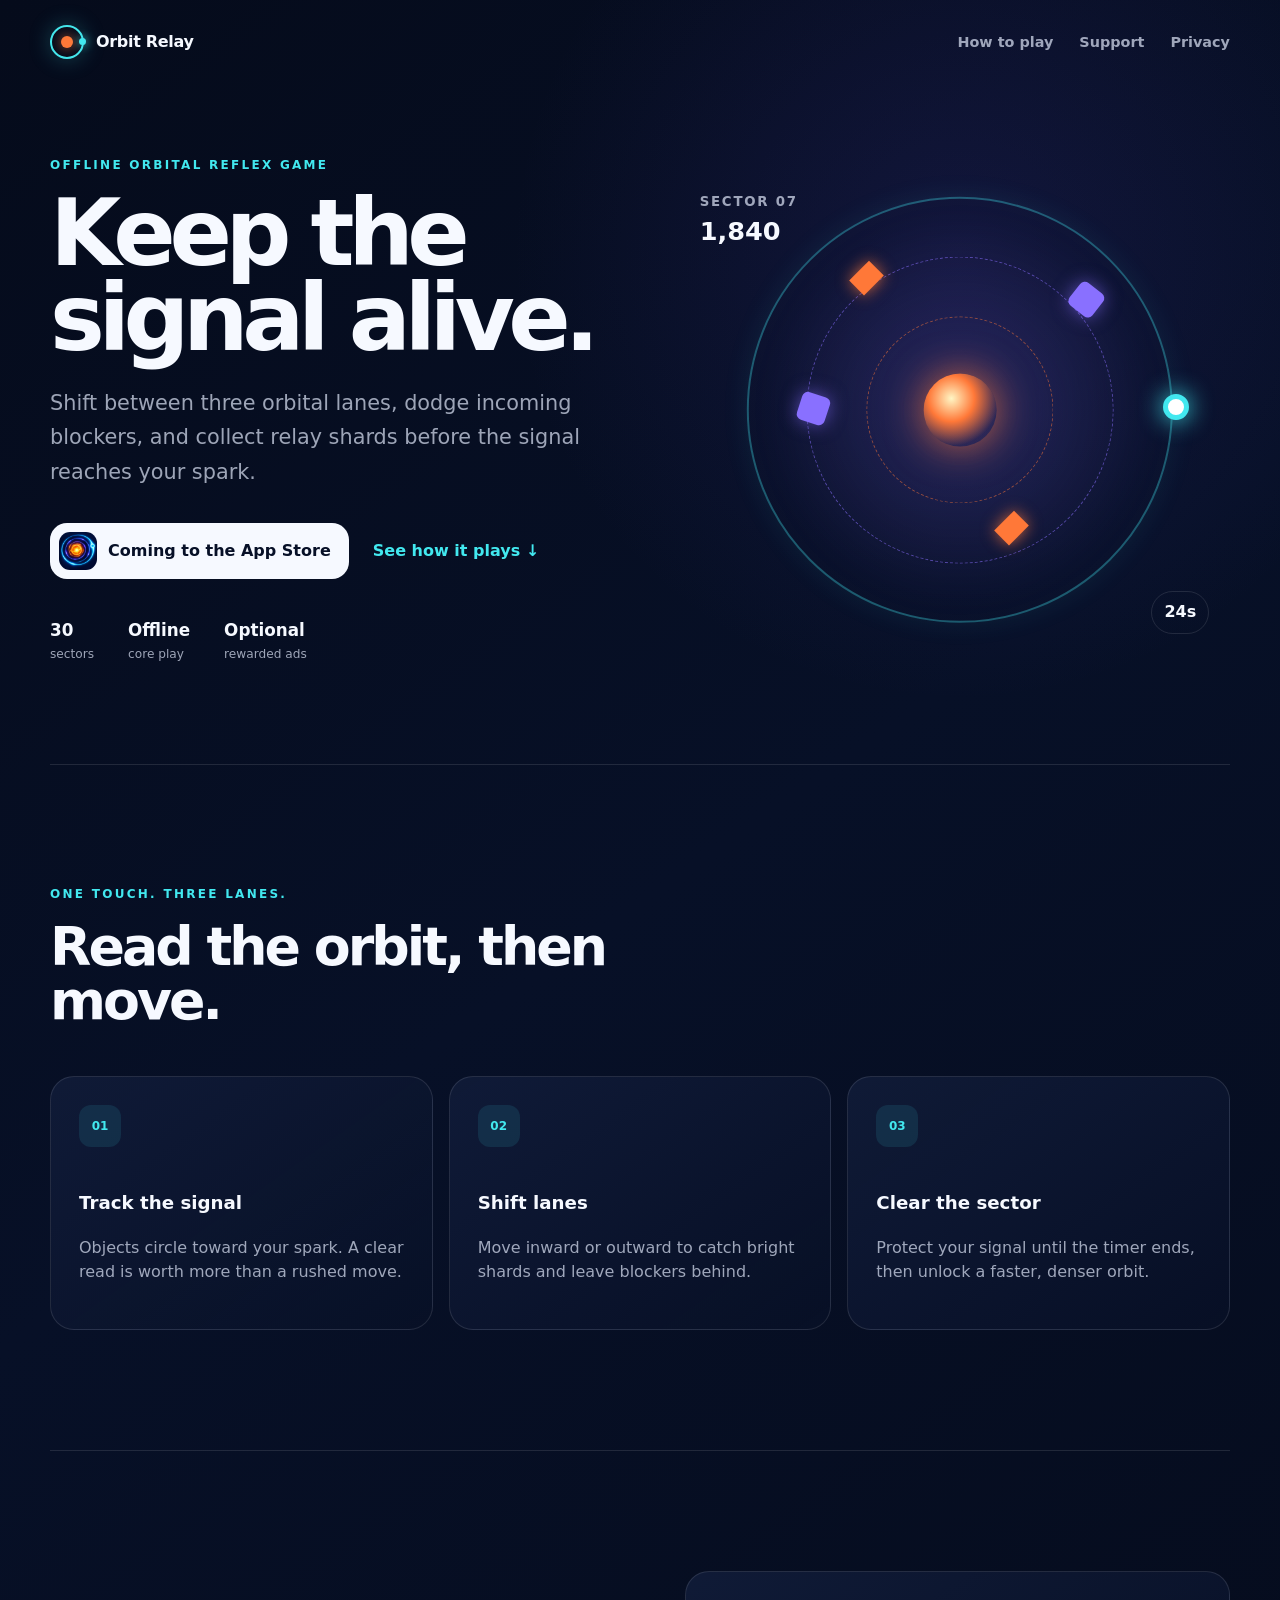
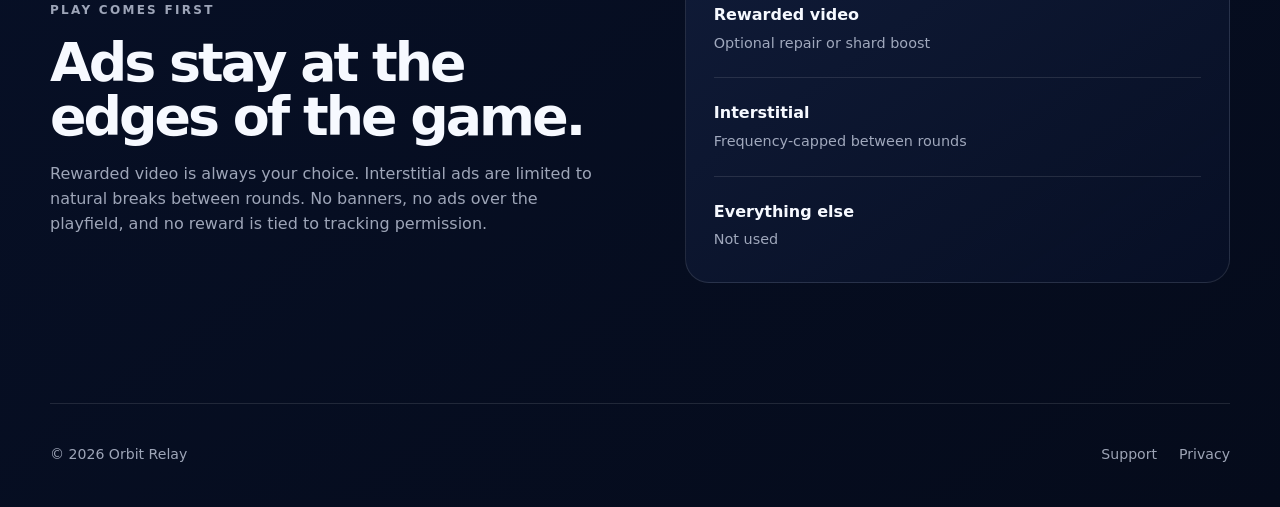
<file: index.html>
<!doctype html>
<html lang="en">
<head>
  <meta charset="utf-8">
  <meta name="viewport" content="width=device-width, initial-scale=1">
  <meta name="theme-color" content="#071027">
  <meta name="description" content="Orbit Relay is a quick, offline orbital reflex game for iPhone and iPad.">
  <title>Orbit Relay — Keep the signal alive</title>
  <link rel="icon" type="image/svg+xml" href="data:image/svg+xml,%3Csvg xmlns='http://www.w3.org/2000/svg' viewBox='0 0 64 64'%3E%3Crect width='64' height='64' rx='14' fill='%23071027'/%3E%3Ccircle cx='30' cy='32' r='20' fill='none' stroke='%2342e8ef' stroke-width='4'/%3E%3Ccircle cx='30' cy='32' r='8' fill='%23ff7838'/%3E%3Ccircle cx='50' cy='32' r='5' fill='%2342e8ef'/%3E%3C/svg%3E">
  <link rel="stylesheet" href="styles.css">
</head>
<body>
  <header class="site-header">
    <a class="brand" href="index.html" aria-label="Orbit Relay home">
      <span class="brand-mark" aria-hidden="true"><i></i></span>
      <span>Orbit Relay</span>
    </a>
    <nav aria-label="Primary navigation">
      <a href="#play">How to play</a>
      <a href="support.html">Support</a>
      <a href="privacy.html">Privacy</a>
    </nav>
  </header>

  <main>
    <section class="hero" aria-labelledby="hero-title">
      <div class="hero-copy">
        <p class="eyebrow">OFFLINE ORBITAL REFLEX GAME</p>
        <h1 id="hero-title">Keep the signal alive.</h1>
        <p class="lede">Shift between three orbital lanes, dodge incoming blockers, and collect relay shards before the signal reaches your spark.</p>
        <div class="hero-actions">
          <span class="store-note"><img src="orbit-relay-icon.png" alt="" width="38" height="38">Coming to the App Store</span>
          <a href="#play">See how it plays <span aria-hidden="true">↓</span></a>
        </div>
        <ul class="quick-facts" aria-label="Game highlights">
          <li><strong>30</strong><span>sectors</span></li>
          <li><strong>Offline</strong><span>core play</span></li>
          <li><strong>Optional</strong><span>rewarded ads</span></li>
        </ul>
      </div>

      <div class="game-orbit" role="img" aria-label="Abstract preview of the Orbit Relay game field with three rings, a core, a spark, shards, and blockers">
        <div class="ambient"></div>
        <div class="ring ring-one"></div>
        <div class="ring ring-two"></div>
        <div class="ring ring-three"></div>
        <div class="core"></div>
        <div class="spark"></div>
        <div class="shard shard-one"></div>
        <div class="shard shard-two"></div>
        <div class="blocker blocker-one"></div>
        <div class="blocker blocker-two"></div>
        <div class="hud-score"><small>SECTOR 07</small><strong>1,840</strong></div>
        <div class="hud-time">24s</div>
      </div>
    </section>

    <section class="play" id="play" aria-labelledby="play-title">
      <div>
        <p class="eyebrow">ONE TOUCH. THREE LANES.</p>
        <h2 id="play-title">Read the orbit, then move.</h2>
      </div>
      <div class="steps">
        <article><span>01</span><h3>Track the signal</h3><p>Objects circle toward your spark. A clear read is worth more than a rushed move.</p></article>
        <article><span>02</span><h3>Shift lanes</h3><p>Move inward or outward to catch bright shards and leave blockers behind.</p></article>
        <article><span>03</span><h3>Clear the sector</h3><p>Protect your signal until the timer ends, then unlock a faster, denser orbit.</p></article>
      </div>
    </section>

    <section class="principles" aria-labelledby="principles-title">
      <div class="principles-copy">
        <p class="eyebrow">PLAY COMES FIRST</p>
        <h2 id="principles-title">Ads stay at the edges of the game.</h2>
        <p>Rewarded video is always your choice. Interstitial ads are limited to natural breaks between rounds. No banners, no ads over the playfield, and no reward is tied to tracking permission.</p>
      </div>
      <div class="signal-card" aria-label="Advertising policy summary">
        <div><b>Rewarded video</b><span>Optional repair or shard boost</span></div>
        <div><b>Interstitial</b><span>Frequency-capped between rounds</span></div>
        <div><b>Everything else</b><span>Not used</span></div>
      </div>
    </section>
  </main>

  <footer>
    <span>© <span id="year"></span> Orbit Relay</span>
    <span class="footer-links"><a href="support.html">Support</a><a href="privacy.html">Privacy</a></span>
  </footer>
  <script src="site.js"></script>
</body>
</html>
</file>
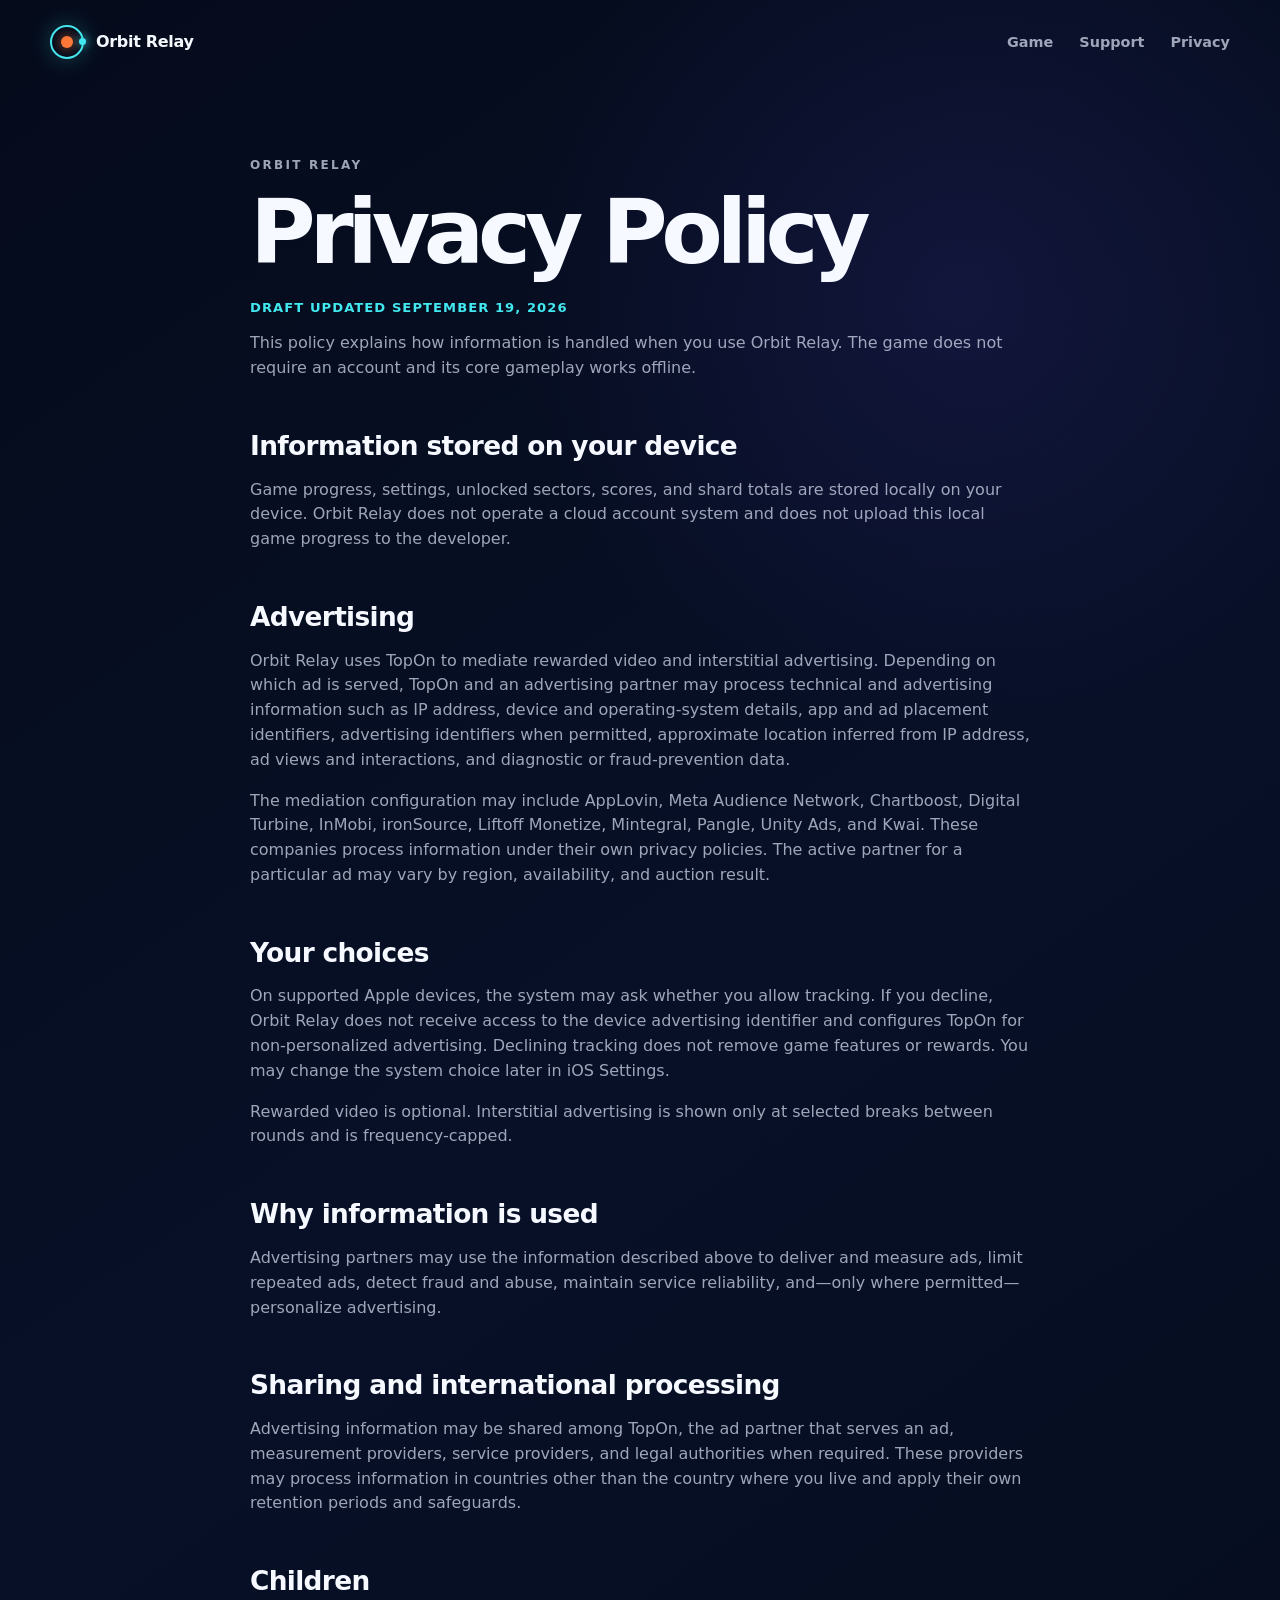
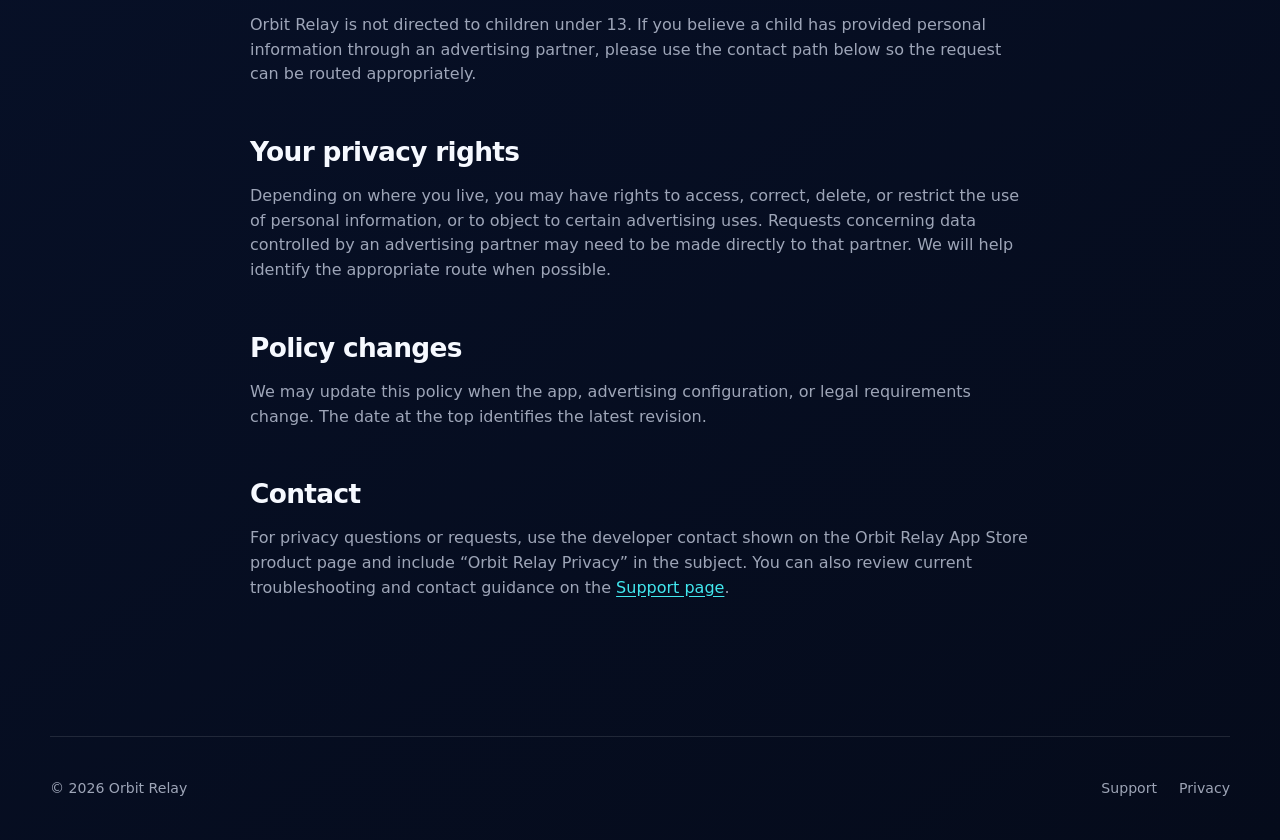
<file: privacy.html>
<!doctype html>
<html lang="en">
<head>
  <meta charset="utf-8">
  <meta name="viewport" content="width=device-width, initial-scale=1">
  <meta name="theme-color" content="#071027">
  <meta name="description" content="Privacy Policy for the Orbit Relay iOS game.">
  <title>Privacy Policy — Orbit Relay</title>
  <link rel="icon" type="image/svg+xml" href="data:image/svg+xml,%3Csvg xmlns='http://www.w3.org/2000/svg' viewBox='0 0 64 64'%3E%3Crect width='64' height='64' rx='14' fill='%23071027'/%3E%3Ccircle cx='30' cy='32' r='20' fill='none' stroke='%2342e8ef' stroke-width='4'/%3E%3Ccircle cx='30' cy='32' r='8' fill='%23ff7838'/%3E%3Ccircle cx='50' cy='32' r='5' fill='%2342e8ef'/%3E%3C/svg%3E">
  <link rel="stylesheet" href="styles.css">
</head>
<body>
  <header class="site-header">
    <a class="brand" href="index.html" aria-label="Orbit Relay home"><span class="brand-mark" aria-hidden="true"><i></i></span><span>Orbit Relay</span></a>
    <nav aria-label="Primary navigation"><a href="index.html">Game</a><a href="support.html">Support</a><a href="privacy.html" aria-current="page">Privacy</a></nav>
  </header>

  <main class="legal">
    <p class="eyebrow">ORBIT RELAY</p>
    <h1>Privacy Policy</h1>
    <p class="updated">DRAFT UPDATED SEPTEMBER 19, 2026</p>
    <p>This policy explains how information is handled when you use Orbit Relay. The game does not require an account and its core gameplay works offline.</p>

    <h2>Information stored on your device</h2>
    <p>Game progress, settings, unlocked sectors, scores, and shard totals are stored locally on your device. Orbit Relay does not operate a cloud account system and does not upload this local game progress to the developer.</p>

    <h2>Advertising</h2>
    <p>Orbit Relay uses TopOn to mediate rewarded video and interstitial advertising. Depending on which ad is served, TopOn and an advertising partner may process technical and advertising information such as IP address, device and operating-system details, app and ad placement identifiers, advertising identifiers when permitted, approximate location inferred from IP address, ad views and interactions, and diagnostic or fraud-prevention data.</p>
    <p>The mediation configuration may include AppLovin, Meta Audience Network, Chartboost, Digital Turbine, InMobi, ironSource, Liftoff Monetize, Mintegral, Pangle, Unity Ads, and Kwai. These companies process information under their own privacy policies. The active partner for a particular ad may vary by region, availability, and auction result.</p>

    <h2>Your choices</h2>
    <p>On supported Apple devices, the system may ask whether you allow tracking. If you decline, Orbit Relay does not receive access to the device advertising identifier and configures TopOn for non-personalized advertising. Declining tracking does not remove game features or rewards. You may change the system choice later in iOS Settings.</p>
    <p>Rewarded video is optional. Interstitial advertising is shown only at selected breaks between rounds and is frequency-capped.</p>

    <h2>Why information is used</h2>
    <p>Advertising partners may use the information described above to deliver and measure ads, limit repeated ads, detect fraud and abuse, maintain service reliability, and—only where permitted—personalize advertising.</p>

    <h2>Sharing and international processing</h2>
    <p>Advertising information may be shared among TopOn, the ad partner that serves an ad, measurement providers, service providers, and legal authorities when required. These providers may process information in countries other than the country where you live and apply their own retention periods and safeguards.</p>

    <h2>Children</h2>
    <p>Orbit Relay is not directed to children under 13. If you believe a child has provided personal information through an advertising partner, please use the contact path below so the request can be routed appropriately.</p>

    <h2>Your privacy rights</h2>
    <p>Depending on where you live, you may have rights to access, correct, delete, or restrict the use of personal information, or to object to certain advertising uses. Requests concerning data controlled by an advertising partner may need to be made directly to that partner. We will help identify the appropriate route when possible.</p>

    <h2>Policy changes</h2>
    <p>We may update this policy when the app, advertising configuration, or legal requirements change. The date at the top identifies the latest revision.</p>

    <h2>Contact</h2>
    <p>For privacy questions or requests, use the developer contact shown on the Orbit Relay App Store product page and include “Orbit Relay Privacy” in the subject. You can also review current troubleshooting and contact guidance on the <a href="support.html">Support page</a>.</p>
  </main>

  <footer><span>© <span id="year"></span> Orbit Relay</span><span class="footer-links"><a href="support.html">Support</a><a href="privacy.html">Privacy</a></span></footer>
  <script src="site.js"></script>
</body>
</html>
</file>
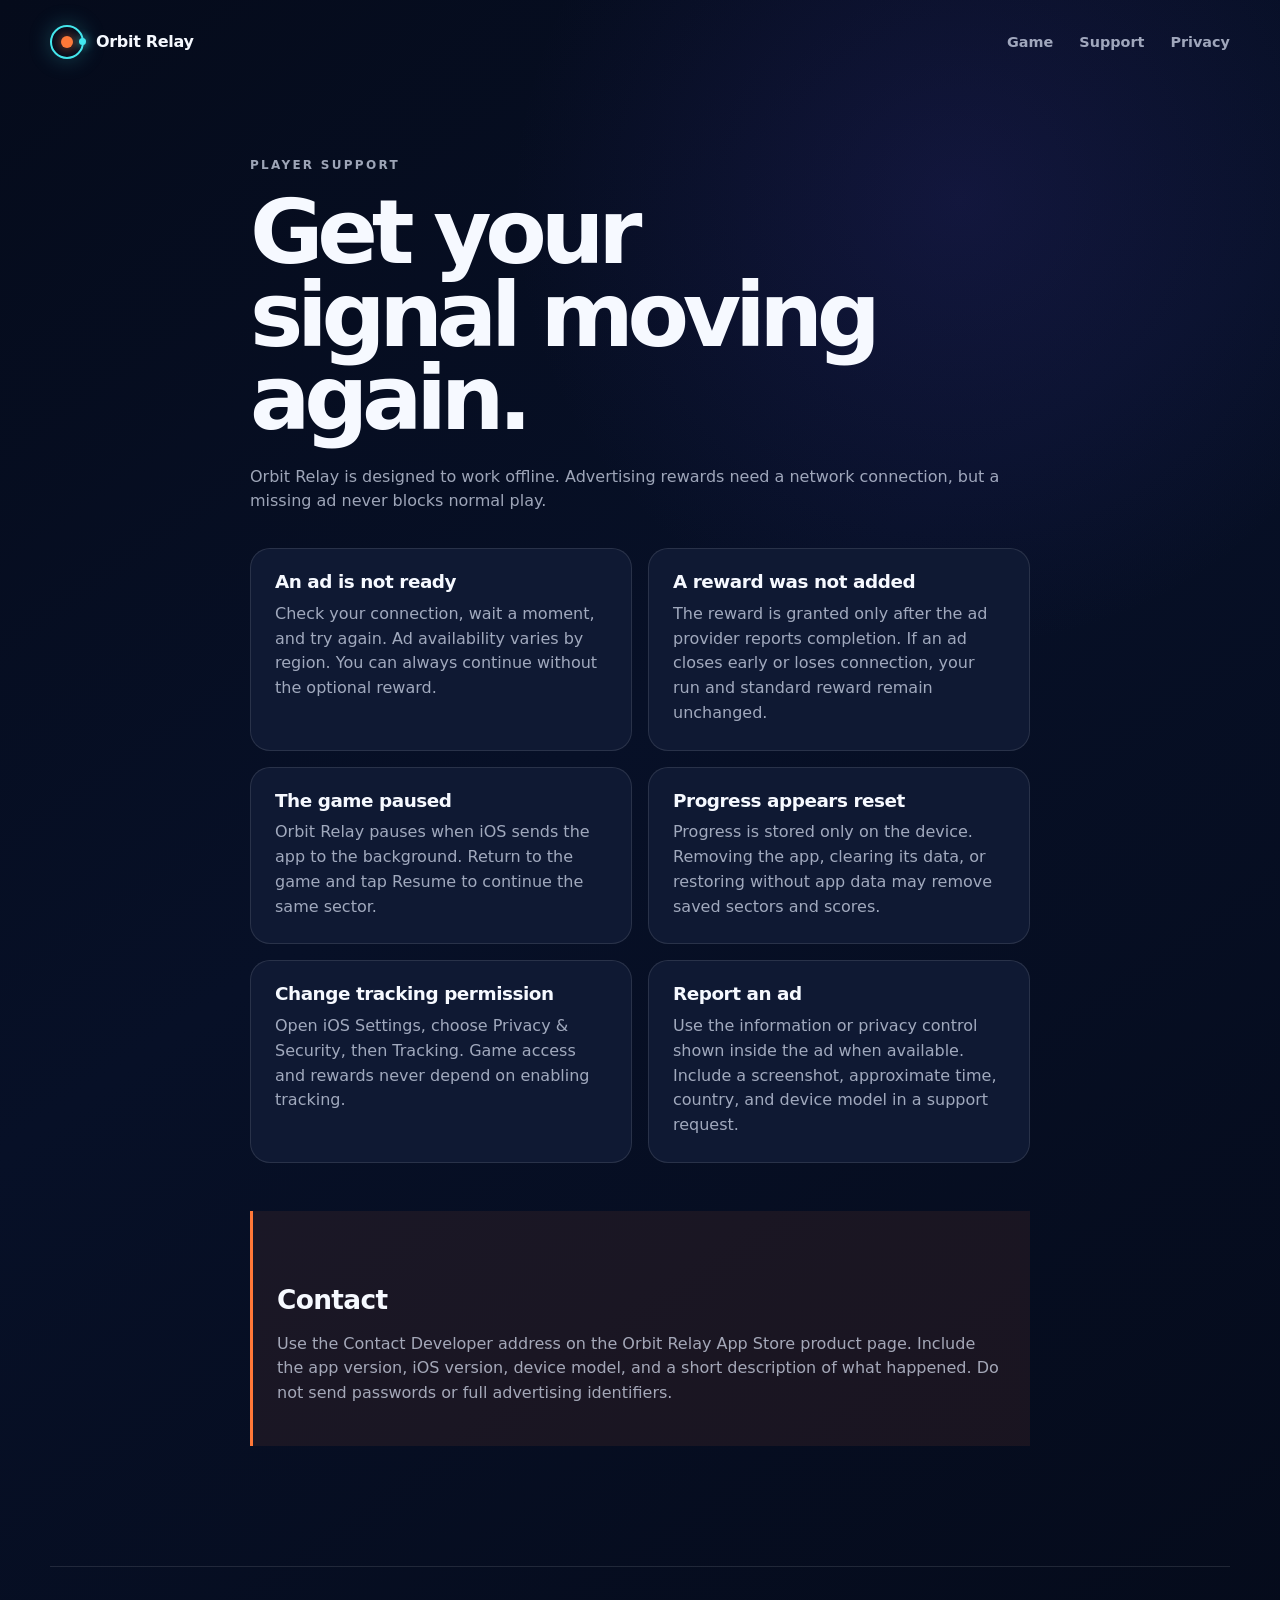
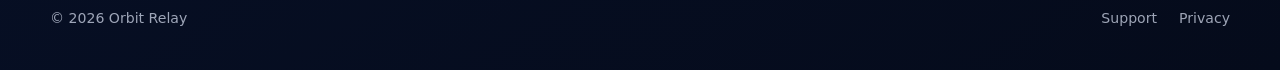
<file: support.html>
<!doctype html>
<html lang="en">
<head>
  <meta charset="utf-8">
  <meta name="viewport" content="width=device-width, initial-scale=1">
  <meta name="theme-color" content="#071027">
  <meta name="description" content="Support and troubleshooting for the Orbit Relay iOS game.">
  <title>Support — Orbit Relay</title>
  <link rel="icon" type="image/svg+xml" href="data:image/svg+xml,%3Csvg xmlns='http://www.w3.org/2000/svg' viewBox='0 0 64 64'%3E%3Crect width='64' height='64' rx='14' fill='%23071027'/%3E%3Ccircle cx='30' cy='32' r='20' fill='none' stroke='%2342e8ef' stroke-width='4'/%3E%3Ccircle cx='30' cy='32' r='8' fill='%23ff7838'/%3E%3Ccircle cx='50' cy='32' r='5' fill='%2342e8ef'/%3E%3C/svg%3E">
  <link rel="stylesheet" href="styles.css">
</head>
<body>
  <header class="site-header">
    <a class="brand" href="index.html" aria-label="Orbit Relay home"><span class="brand-mark" aria-hidden="true"><i></i></span><span>Orbit Relay</span></a>
    <nav aria-label="Primary navigation"><a href="index.html">Game</a><a href="support.html" aria-current="page">Support</a><a href="privacy.html">Privacy</a></nav>
  </header>

  <main class="legal">
    <p class="eyebrow">PLAYER SUPPORT</p>
    <h1>Get your signal moving again.</h1>
    <p>Orbit Relay is designed to work offline. Advertising rewards need a network connection, but a missing ad never blocks normal play.</p>

    <div class="support-grid">
      <article><h2>An ad is not ready</h2><p>Check your connection, wait a moment, and try again. Ad availability varies by region. You can always continue without the optional reward.</p></article>
      <article><h2>A reward was not added</h2><p>The reward is granted only after the ad provider reports completion. If an ad closes early or loses connection, your run and standard reward remain unchanged.</p></article>
      <article><h2>The game paused</h2><p>Orbit Relay pauses when iOS sends the app to the background. Return to the game and tap Resume to continue the same sector.</p></article>
      <article><h2>Progress appears reset</h2><p>Progress is stored only on the device. Removing the app, clearing its data, or restoring without app data may remove saved sectors and scores.</p></article>
      <article><h2>Change tracking permission</h2><p>Open iOS Settings, choose Privacy &amp; Security, then Tracking. Game access and rewards never depend on enabling tracking.</p></article>
      <article><h2>Report an ad</h2><p>Use the information or privacy control shown inside the ad when available. Include a screenshot, approximate time, country, and device model in a support request.</p></article>
    </div>

    <div class="contact-note">
      <h2>Contact</h2>
      <p>Use the Contact Developer address on the Orbit Relay App Store product page. Include the app version, iOS version, device model, and a short description of what happened. Do not send passwords or full advertising identifiers.</p>
    </div>
  </main>

  <footer><span>© <span id="year"></span> Orbit Relay</span><span class="footer-links"><a href="support.html">Support</a><a href="privacy.html">Privacy</a></span></footer>
  <script src="site.js"></script>
</body>
</html>
</file>
<file: styles.css>
:root {
  color-scheme: dark;
  --ink: #071027;
  --panel: #0f1933;
  --cyan: #42e8ef;
  --orange: #ff7838;
  --violet: #8970ff;
  --text: #f6f9ff;
  --soft: rgba(230, 238, 255, .68);
  --line: rgba(255, 255, 255, .11);
  --max: 1180px;
}

* { box-sizing: border-box; }
html { scroll-behavior: smooth; }
body {
  margin: 0;
  min-width: 320px;
  background:
    radial-gradient(circle at 75% 12%, rgba(72, 58, 174, .18), transparent 28rem),
    linear-gradient(145deg, #050b1b 0%, var(--ink) 45%, #050b1b 100%);
  color: var(--text);
  font-family: Inter, ui-rounded, "SF Pro Rounded", "SF Pro Display", system-ui, sans-serif;
  font-size: 16px;
  line-height: 1.55;
}

a { color: inherit; text-decoration: none; }
a:focus-visible, button:focus-visible { outline: 3px solid var(--cyan); outline-offset: 4px; }

.site-header, main, footer {
  width: min(calc(100% - 40px), var(--max));
  margin-inline: auto;
}

.site-header {
  min-height: 84px;
  display: flex;
  align-items: center;
  justify-content: space-between;
}

.brand { display: inline-flex; align-items: center; gap: 12px; font-weight: 850; letter-spacing: -.02em; }
.brand-mark { width: 34px; height: 34px; border: 2px solid var(--cyan); border-radius: 50%; position: relative; box-shadow: 0 0 22px rgba(66, 232, 239, .25); }
.brand-mark::before { content: ""; position: absolute; inset: 9px; border-radius: 50%; background: var(--orange); box-shadow: 0 0 12px rgba(255, 120, 56, .7); }
.brand-mark i { position: absolute; width: 7px; height: 7px; right: -4px; top: 11px; border-radius: 50%; background: var(--cyan); box-shadow: 0 0 10px var(--cyan); }
nav { display: flex; gap: 26px; color: var(--soft); font-size: .9rem; font-weight: 700; }
nav a:hover, footer a:hover { color: var(--cyan); }

.hero { min-height: 680px; display: grid; grid-template-columns: 1.02fr .98fr; align-items: center; gap: clamp(30px, 6vw, 90px); padding: 54px 0 82px; }
.eyebrow { margin: 0 0 16px; color: var(--cyan); font-size: .75rem; font-weight: 900; letter-spacing: .19em; }
h1, h2, h3, p { margin-top: 0; }
h1 { margin-bottom: 24px; max-width: 650px; font-size: clamp(3.4rem, 7.2vw, 6.7rem); line-height: .93; letter-spacing: -.07em; }
h2 { margin-bottom: 18px; font-size: clamp(2.25rem, 4.2vw, 4.2rem); line-height: 1.01; letter-spacing: -.055em; }
h3 { font-size: 1.14rem; }
.lede { max-width: 590px; color: var(--soft); font-size: clamp(1.06rem, 1.7vw, 1.3rem); line-height: 1.65; }
.hero-actions { margin: 34px 0 38px; display: flex; align-items: center; gap: 24px; flex-wrap: wrap; }
.hero-actions a { color: var(--cyan); font-weight: 800; }
.store-note { display: inline-flex; min-height: 56px; align-items: center; gap: 11px; padding: 0 18px 0 9px; border-radius: 17px; background: var(--text); color: var(--ink); font-weight: 900; }
.store-note img { border-radius: 11px; }
.quick-facts { display: flex; gap: 34px; padding: 0; margin: 0; list-style: none; }
.quick-facts li { display: grid; gap: 2px; }
.quick-facts strong { font-size: 1.05rem; }
.quick-facts span { color: var(--soft); font-size: .76rem; }

.game-orbit { width: min(100%, 520px); aspect-ratio: 1; justify-self: center; position: relative; isolation: isolate; }
.ambient { position: absolute; inset: 10%; border-radius: 50%; background: radial-gradient(circle, rgba(137, 112, 255, .22), transparent 67%); filter: blur(12px); }
.ring { position: absolute; left: 50%; top: 50%; border: 1px dashed rgba(255,255,255,.2); border-radius: 50%; transform: translate(-50%, -50%); }
.ring-one { width: 36%; height: 36%; border-color: rgba(255, 120, 56, .5); }
.ring-two { width: 59%; height: 59%; border-color: rgba(137, 112, 255, .55); }
.ring-three { width: 82%; height: 82%; border: 2px solid rgba(66, 232, 239, .34); box-shadow: 0 0 28px rgba(66, 232, 239, .08); }
.core { position: absolute; left: 50%; top: 50%; width: 14%; aspect-ratio: 1; border-radius: 50%; transform: translate(-50%, -50%); background: radial-gradient(circle at 38% 34%, #fff6c4, var(--orange) 35%, rgba(255, 120, 56, .04) 72%); box-shadow: 0 0 38px rgba(255, 120, 56, .72); }
.spark { position: absolute; left: 89%; top: 47%; width: 5%; aspect-ratio: 1; border-radius: 50%; background: white; border: 5px solid var(--cyan); box-shadow: 0 0 24px var(--cyan); }
.shard { position: absolute; width: 4%; aspect-ratio: .74; background: var(--orange); transform: rotate(45deg); box-shadow: 0 0 15px rgba(255, 120, 56, .75); }
.shard-one { left: 30%; top: 22%; }
.shard-two { left: 58%; top: 70%; }
.blocker { position: absolute; width: 5.5%; aspect-ratio: 1; border-radius: 6px; background: var(--violet); box-shadow: 0 0 18px rgba(137, 112, 255, .6); }
.blocker-one { left: 19%; top: 47%; transform: rotate(18deg); }
.blocker-two { right: 23%; top: 26%; transform: rotate(38deg); }
.hud-score { position: absolute; left: 0; top: 8%; display: grid; }
.hud-score small { color: var(--soft); font-weight: 850; letter-spacing: .13em; }
.hud-score strong { font-size: 1.6rem; }
.hud-time { position: absolute; right: 2%; bottom: 7%; min-width: 58px; padding: 8px 12px; border: 1px solid var(--line); border-radius: 999px; text-align: center; font-weight: 850; }

.play { padding: 120px 0; border-top: 1px solid var(--line); }
.play > div:first-child { max-width: 700px; }
.steps { display: grid; grid-template-columns: repeat(3, 1fr); gap: 16px; margin-top: 48px; }
.steps article, .signal-card { padding: 28px; border: 1px solid var(--line); border-radius: 24px; background: linear-gradient(145deg, rgba(17, 28, 57, .9), rgba(8, 16, 38, .86)); }
.steps article > span { display: inline-grid; width: 42px; height: 42px; place-items: center; margin-bottom: 42px; border-radius: 12px; background: rgba(66, 232, 239, .1); color: var(--cyan); font-size: .75rem; font-weight: 900; }
.steps p, .principles p { color: var(--soft); }

.principles { display: grid; grid-template-columns: 1fr 1fr; gap: clamp(34px, 7vw, 100px); align-items: center; padding: 120px 0; border-top: 1px solid var(--line); }
.signal-card { padding: 8px 28px; }
.signal-card div { display: grid; gap: 4px; padding: 23px 0; border-bottom: 1px solid var(--line); }
.signal-card div:last-child { border: 0; }
.signal-card b { font-size: 1rem; }
.signal-card span { color: var(--soft); font-size: .9rem; }

footer { min-height: 104px; display: flex; align-items: center; justify-content: space-between; border-top: 1px solid var(--line); color: var(--soft); font-size: .88rem; }
.footer-links { display: flex; gap: 22px; }

.legal { max-width: 780px; padding: 72px 0 120px; }
.legal h1 { font-size: clamp(3rem, 7vw, 5.8rem); }
.legal h2 { margin-top: 52px; font-size: 1.65rem; letter-spacing: -.025em; }
.legal p, .legal li { color: var(--soft); }
.legal a { color: var(--cyan); text-decoration: underline; text-underline-offset: 3px; }
.updated { color: var(--cyan) !important; font-size: .82rem; font-weight: 800; letter-spacing: .08em; }
.support-grid { display: grid; grid-template-columns: repeat(2, 1fr); gap: 16px; margin-top: 34px; }
.support-grid article { padding: 24px; border: 1px solid var(--line); border-radius: 20px; background: var(--panel); }
.support-grid h2 { margin: 0 0 10px; font-size: 1.15rem; }
.support-grid p { margin-bottom: 0; }
.contact-note { margin-top: 48px; padding: 24px; border-left: 3px solid var(--orange); background: rgba(255, 120, 56, .08); }

@media (max-width: 800px) {
  .site-header { min-height: 74px; }
  nav a:first-child { display: none; }
  nav { gap: 16px; }
  .hero { grid-template-columns: 1fr; min-height: auto; padding-top: 54px; }
  .game-orbit { width: min(100%, 480px); order: -1; }
  .hero-copy { text-align: center; }
  .lede { margin-inline: auto; }
  .hero-actions, .quick-facts { justify-content: center; }
  .steps, .principles { grid-template-columns: 1fr; }
  .support-grid { grid-template-columns: 1fr; }
  .steps article > span { margin-bottom: 24px; }
}

@media (max-width: 520px) {
  .site-header, main, footer { width: min(calc(100% - 28px), var(--max)); }
  nav { font-size: .82rem; }
  .brand > span:last-child { display: none; }
  .hero { padding-bottom: 58px; }
  .quick-facts { gap: 19px; }
  .steps, .play, .principles { margin-top: 0; }
  .play, .principles { padding: 80px 0; }
}

@media (prefers-reduced-motion: no-preference) {
  .spark { animation: pulse 2s ease-in-out infinite; }
  .ring-three { animation: breathe 4s ease-in-out infinite; }
  @keyframes pulse { 50% { transform: scale(.78); box-shadow: 0 0 34px var(--cyan); } }
  @keyframes breathe { 50% { opacity: .72; } }
}
</file>
